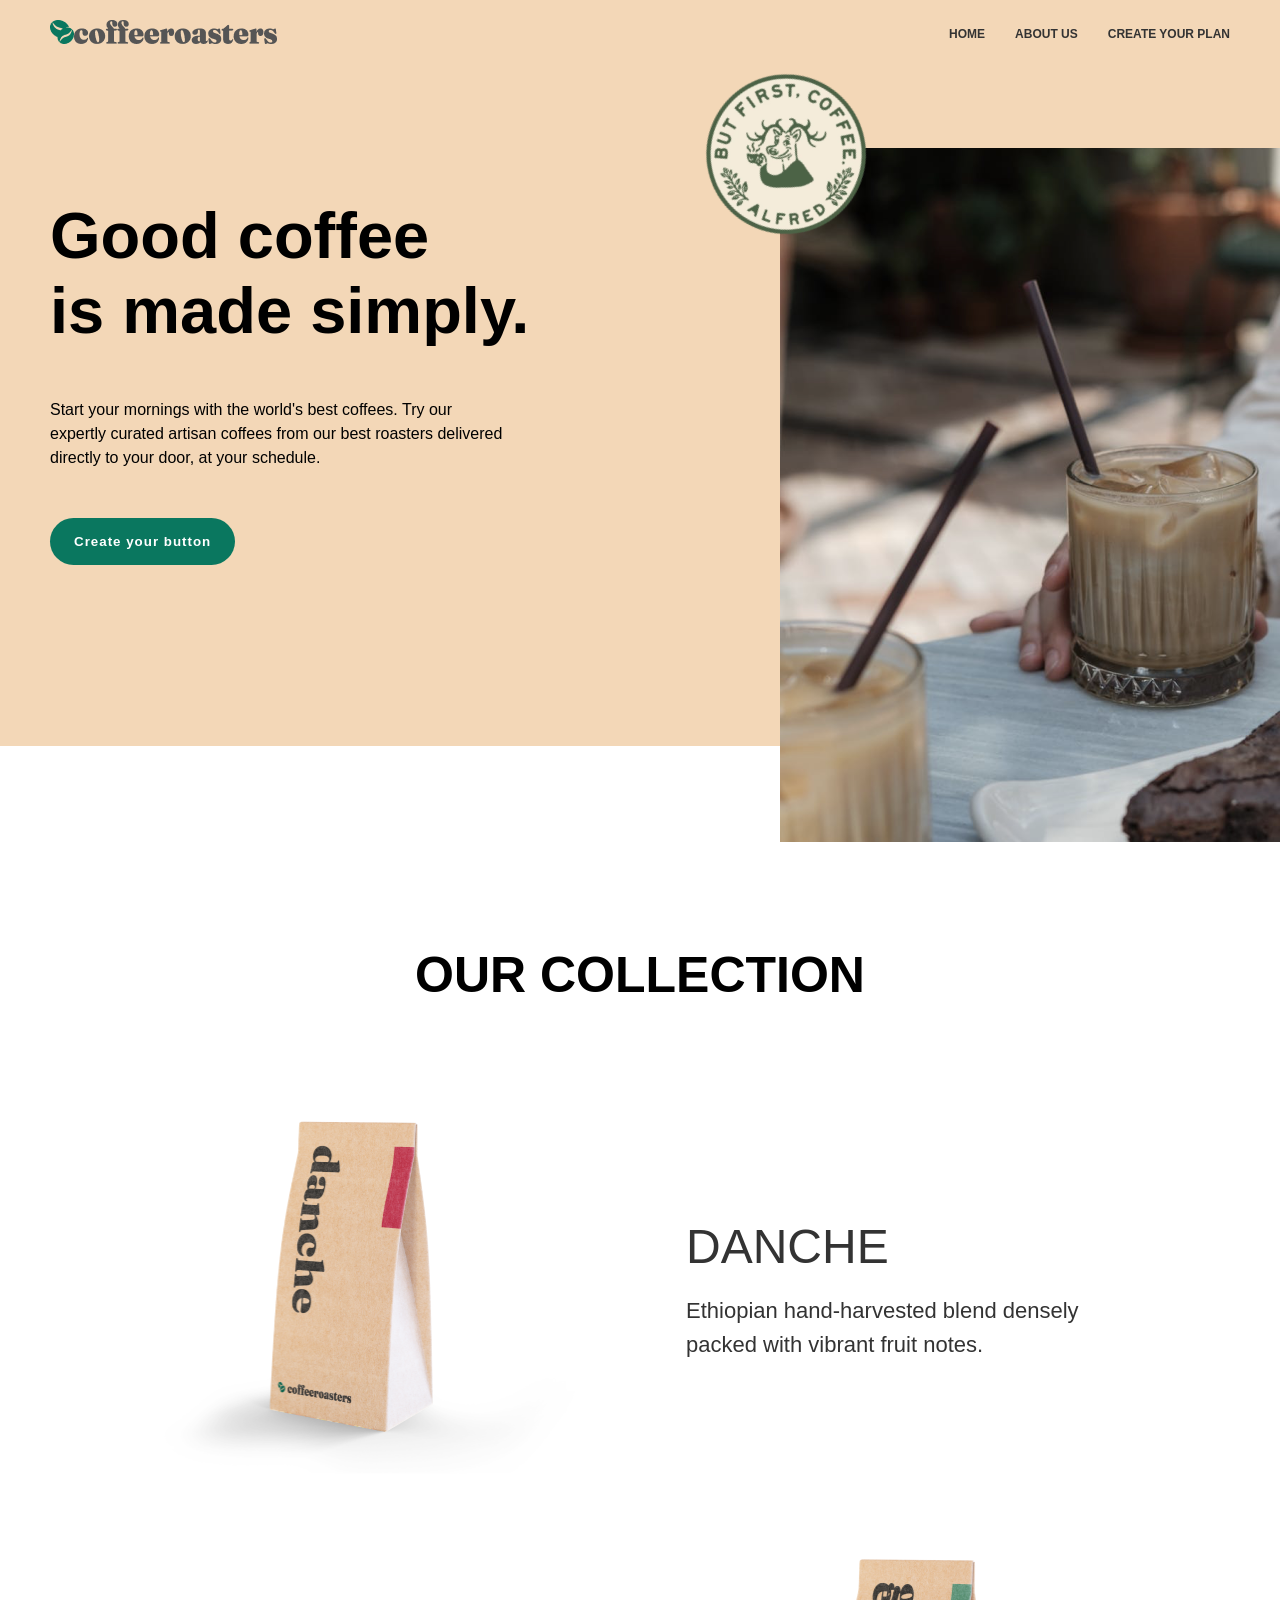
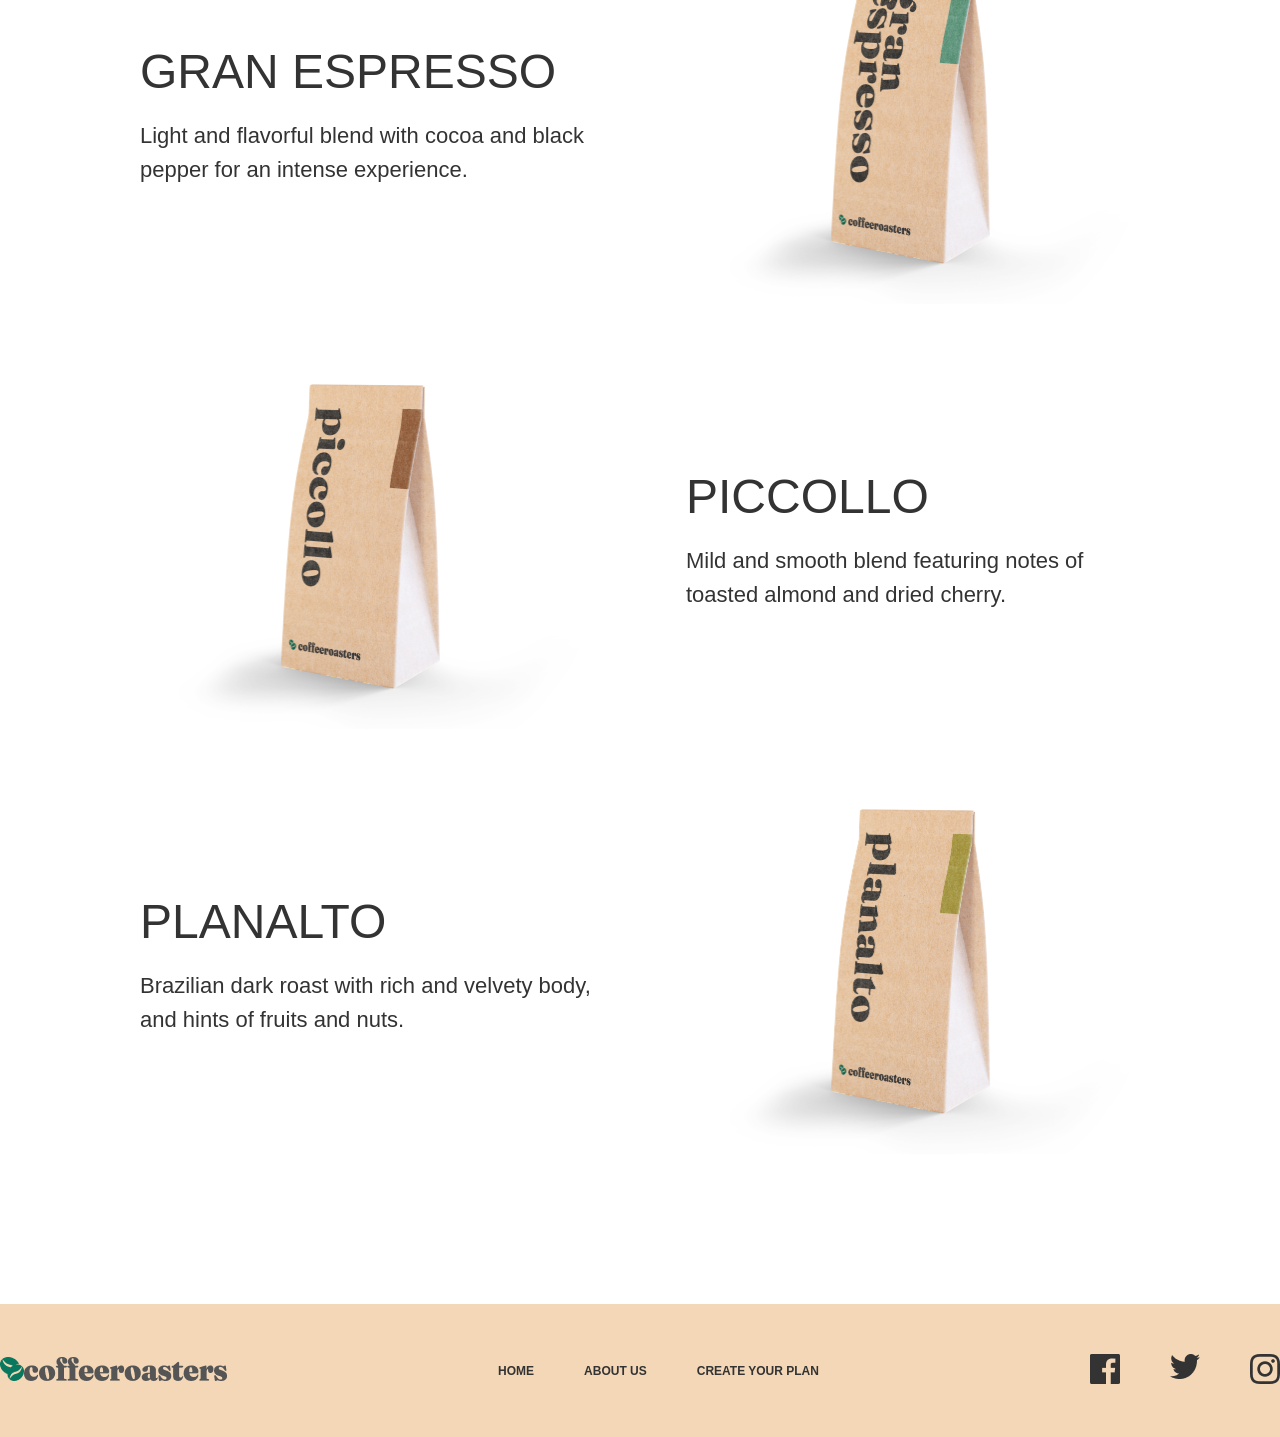
<file: apr21/index.html>
<!DOCTYPE html>
<html lang="en">

<head>
    <meta charset="UTF-8">
    <meta name="viewport" content="width=device-width, initial-scale=1.0">
    <title>Document</title>
    <link rel="stylesheet" href="home.css">
</head>

<body>
    <header>
        <div class="container">
            <nav>
                <a href="./home.html"><img src="./logo.png" alt="logo"></a>
                <div>
                    <ul>
                        <li><a href="./home.html">HOME</a></li>
                        <li><a href="./about.html">ABOUT US</a></li>
                        <li><a href="#">CREATE YOUR PLAN</a></li>
                    </ul>
                </div>
            </nav>
            <div class="intro">
                <div class="txt">
                    <h1>Good coffee <br>is made simply.</h1>
                    <p>Start your mornings with the world's best coffees.
                        Try our <br>expertly curated artisan coffees from our
                        best roasters delivered directly to your door,
                        at your schedule.</p>
                    <button>Create your button</button>
                </div>
                <div class="img">
                    <img src="./seal.png" alt="seal">
                    <img src="./img1.png" alt="image1">
                </div>
            </div>
        </div>
    </header>
    <main>
        <h1>OUR COLLECTION</h1>
        <ul>
            <li>
                <a href="#">
                    <img src="./drink1.png" alt="drink1">
                    <div class="t">
                        <h2>DANCHE</h2>
                        <p>Ethiopian hand-harvested blend
                            densely packed with vibrant fruit notes.</p>
                    </div>
                </a>
            </li>
            <li>
                <a href="#">
                    <div class="t">
                        <h2>GRAN ESPRESSO</h2>
                        <p>Light and flavorful blend with cocoa
                            and black pepper for an intense experience.</p>
                    </div>
                    <img src="./drink2.png" alt="drink2">
                </a>
            </li>
            <li>
                <a href="#">
                    <img src="./drink3.png" alt="drink3">
                    <div class="t">
                        <h2>PICCOLLO</h2>
                        <p>Mild and smooth blend featuring
                            notes of toasted almond and dried cherry.</p>
                    </div>
                </a>
            </li>
            <li>
                <a href="#">
                    <div class="t">
                        <h2>PLANALTO</h2>
                        <p>Brazilian dark roast with rich and velvety
                            body, and hints of fruits and nuts.</p>
                    </div>
                    <img src="./drink4.png" alt="drink4">
                </a>
            </li>
        </ul>
    </main>
    <footer>
        <div class="container">
            <div class="footer__section">
                <a href="./home.html"><img src="./logo.png" alt="logo"></a>
                <ul>
                    <li><a href="./home.html">HOME</a></li>
                    <li><a href="./about.html">ABOUT US</a></li>
                    <li><a href="#">CREATE YOUR PLAN</a></li>
                </ul>
                <ul>
                    <li><a href="#"><img src="./fb.png" alt="fb"></a></li>
                    <li><a href="#"><img src="./tw.png" alt="tw"></a></li>
                    <li><a href="#"><img src="./ig.png" alt="ig"></a></li>
                </ul>
            </div>
        </div>
    </footer>
</body>

</html>
</file>
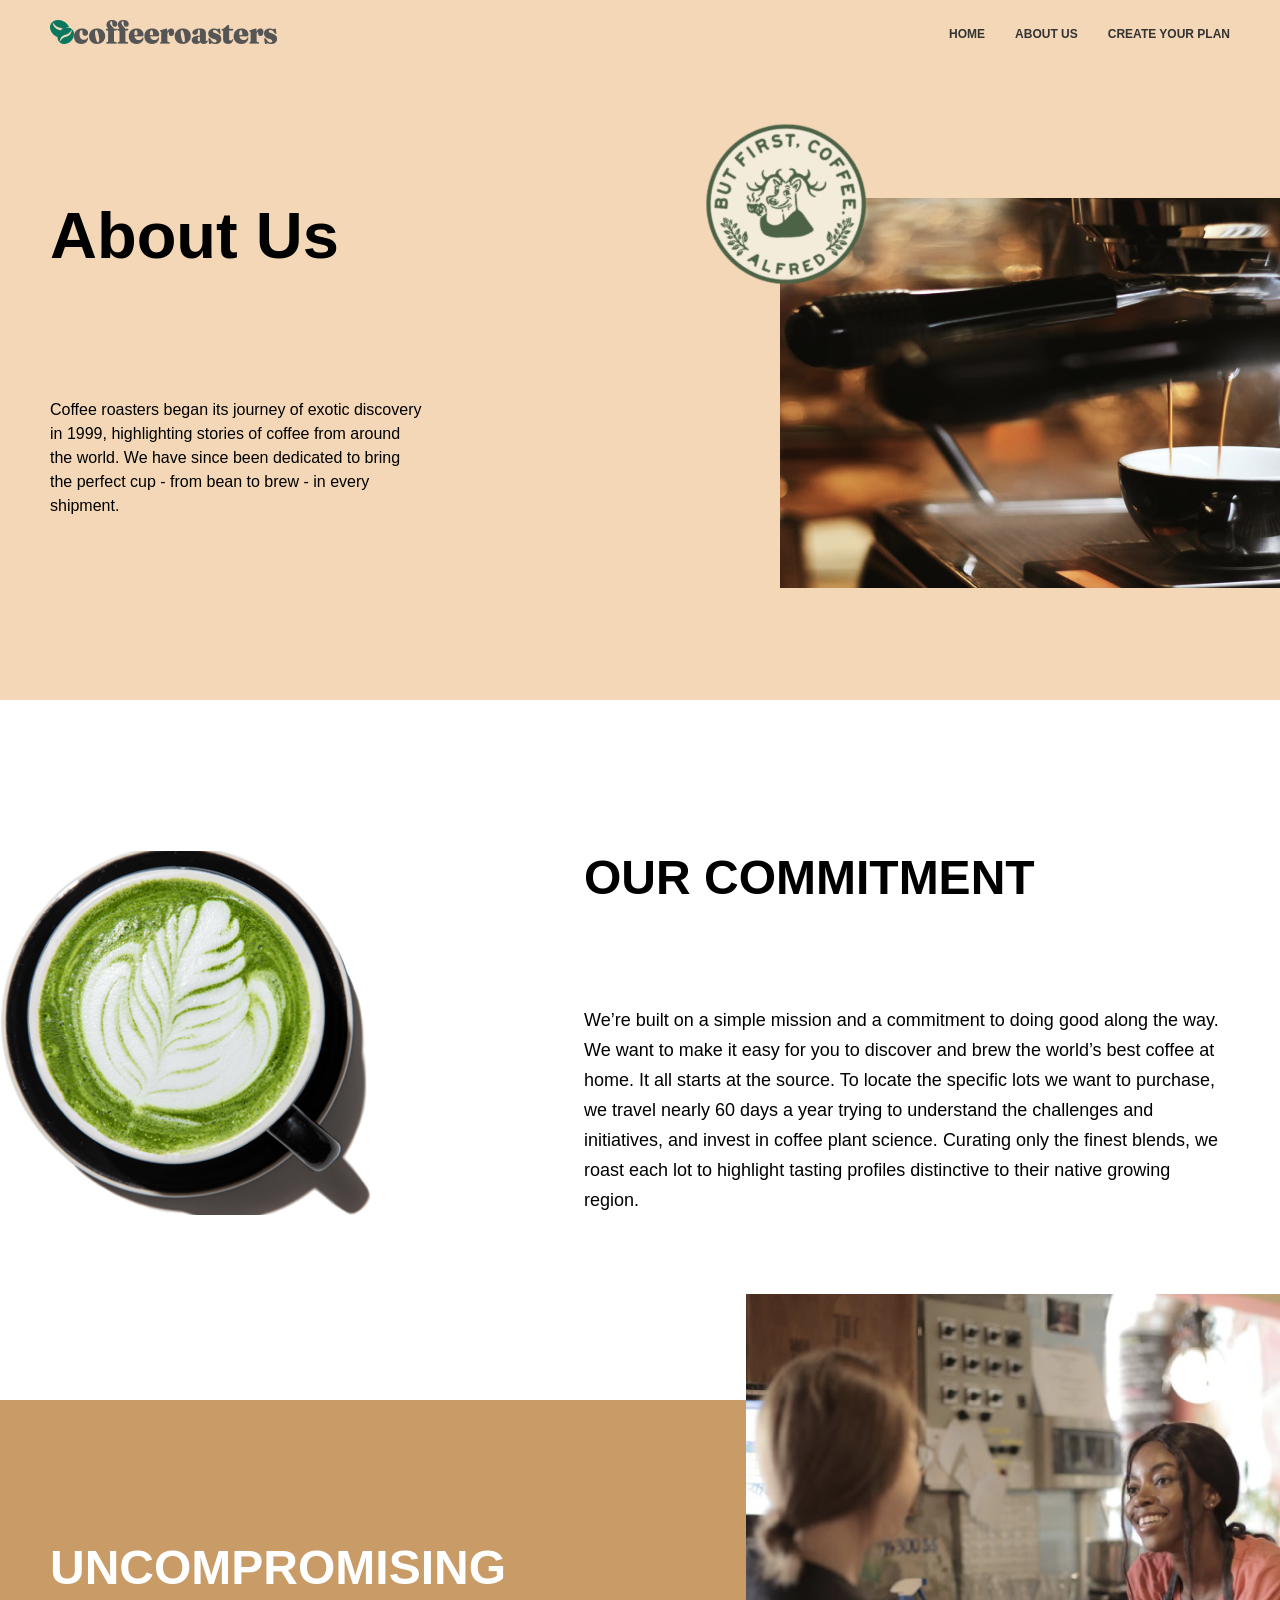
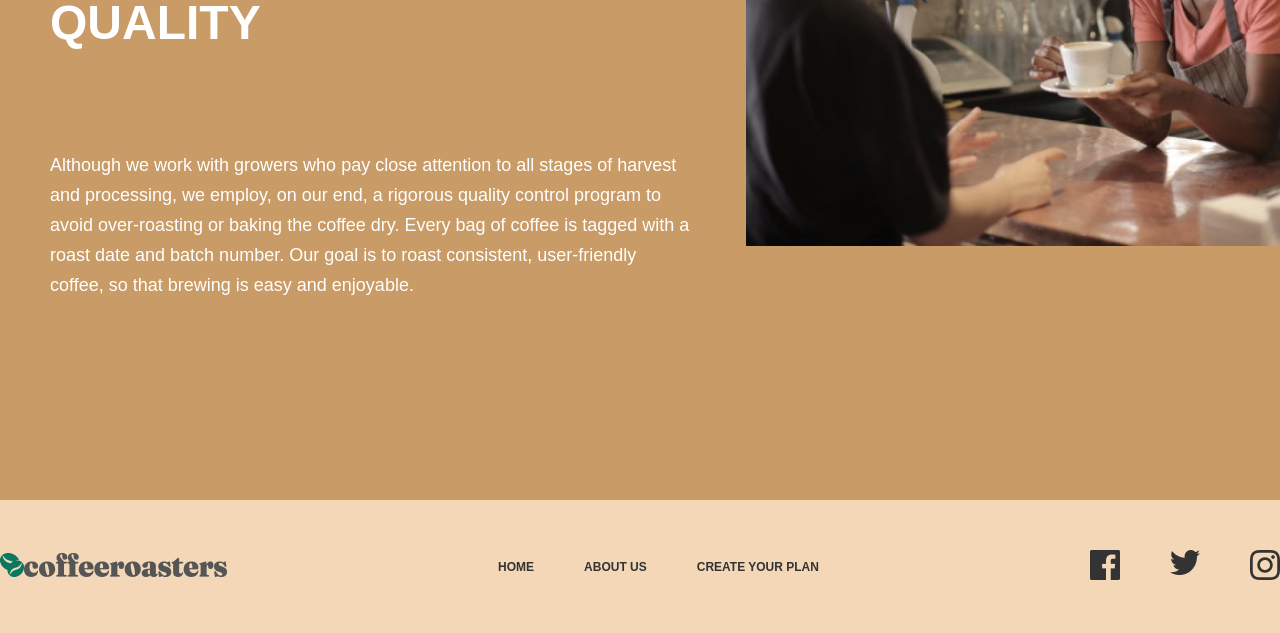
<file: apr21/about.html>
<!DOCTYPE html>
<html lang="en">

<head>
    <meta charset="UTF-8">
    <meta name="viewport" content="width=device-width, initial-scale=1.0">
    <title>Document</title>
    <link rel="stylesheet" href="about.css">
</head>

<body>
    <header>
        <div class="container">
            <nav>
                <a href="./index.html"><img src="./logo.png" alt="logo"></a>
                <div>
                    <ul>
                        <li><a href="./index.html">HOME</a></li>
                        <li><a href="./about.html">ABOUT US</a></li>
                        <li><a href="#">CREATE YOUR PLAN</a></li>
                    </ul>
                </div>
            </nav>
            <div class="intro">
                <div class="txt">
                    <h1>About Us</h1>
                    <p>Coffee roasters began its journey of exotic discovery
                        in 1999, highlighting stories of coffee from around<br>
                        the world. We have since been dedicated to bring<br> the
                        perfect cup - from bean to brew - in every<br> shipment.
                    </p>
                </div>
                <div class="img">
                    <img src="./seal.png" alt="seal">
                    <img src="./img2.png" alt="image2">
                </div>
            </div>
        </div>
    </header>
    <main>
        <section>
            <div class="container">
                <div class="commitment">
                    <img src="./img3.png" alt="image3">
                    <div class="txt">
                        <h2>OUR COMMITMENT</h2>
                        <p>We’re built on a simple mission and a commitment to doing
                            good along the way. <br>We want to make it easy for you to
                            discover and brew the world’s best coffee at <br>home. It all
                            starts at the source. To locate the specific lots we want
                            to purchase, <br>we travel nearly 60 days a year trying to
                            understand the challenges and <br>initiatives, and invest in
                            coffee plant science. Curating only the finest blends, we
                            <br>roast each lot to highlight tasting profiles distinctive
                            to their native growing <br>region.
                        </p>
                    </div>
                </div>
            </div>
        </section>
        <section class="quality__section">
            <div class="container">
                <div class="quality">
                    <div class="txt">
                        <h2>UNCOMPROMISING <br>QUALITY</h2>
                        <p>Although we work with growers who pay close attention to
                        all stages of harvest <br>and processing, we employ, on our end,
                        a rigorous quality control program to <br>avoid over-roasting or
                        baking the coffee dry. Every bag of coffee is tagged with a
                        <br>roast date and batch number. Our goal is to roast consistent,
                        user-friendly <br>coffee, so that brewing is easy and enjoyable.
                        </p>
                    </div>
                    <img src="./img4.png" alt="image4" class="friends">
                </div>
            </div>
        </section>
    </main>
    <footer>
        <div class="container">
            <div class="footer__section">
                <a href="./index.html"><img src="./logo.png" alt="logo"></a>
                <ul>
                    <li><a href="./index.html">HOME</a></li>
                    <li><a href="./about.html">ABOUT US</a></li>
                    <li><a href="#">CREATE YOUR PLAN</a></li>
                </ul>
                <ul>
                    <li><a href="#"><img src="./fb.png" alt="fb"></a></li>
                    <li><a href="#"><img src="./tw.png" alt="tw"></a></li>
                    <li><a href="#"><img src="./ig.png" alt="ig"></a></li>
                </ul>
            </div>
        </div>
    </footer>
</body>
</html>
</file>
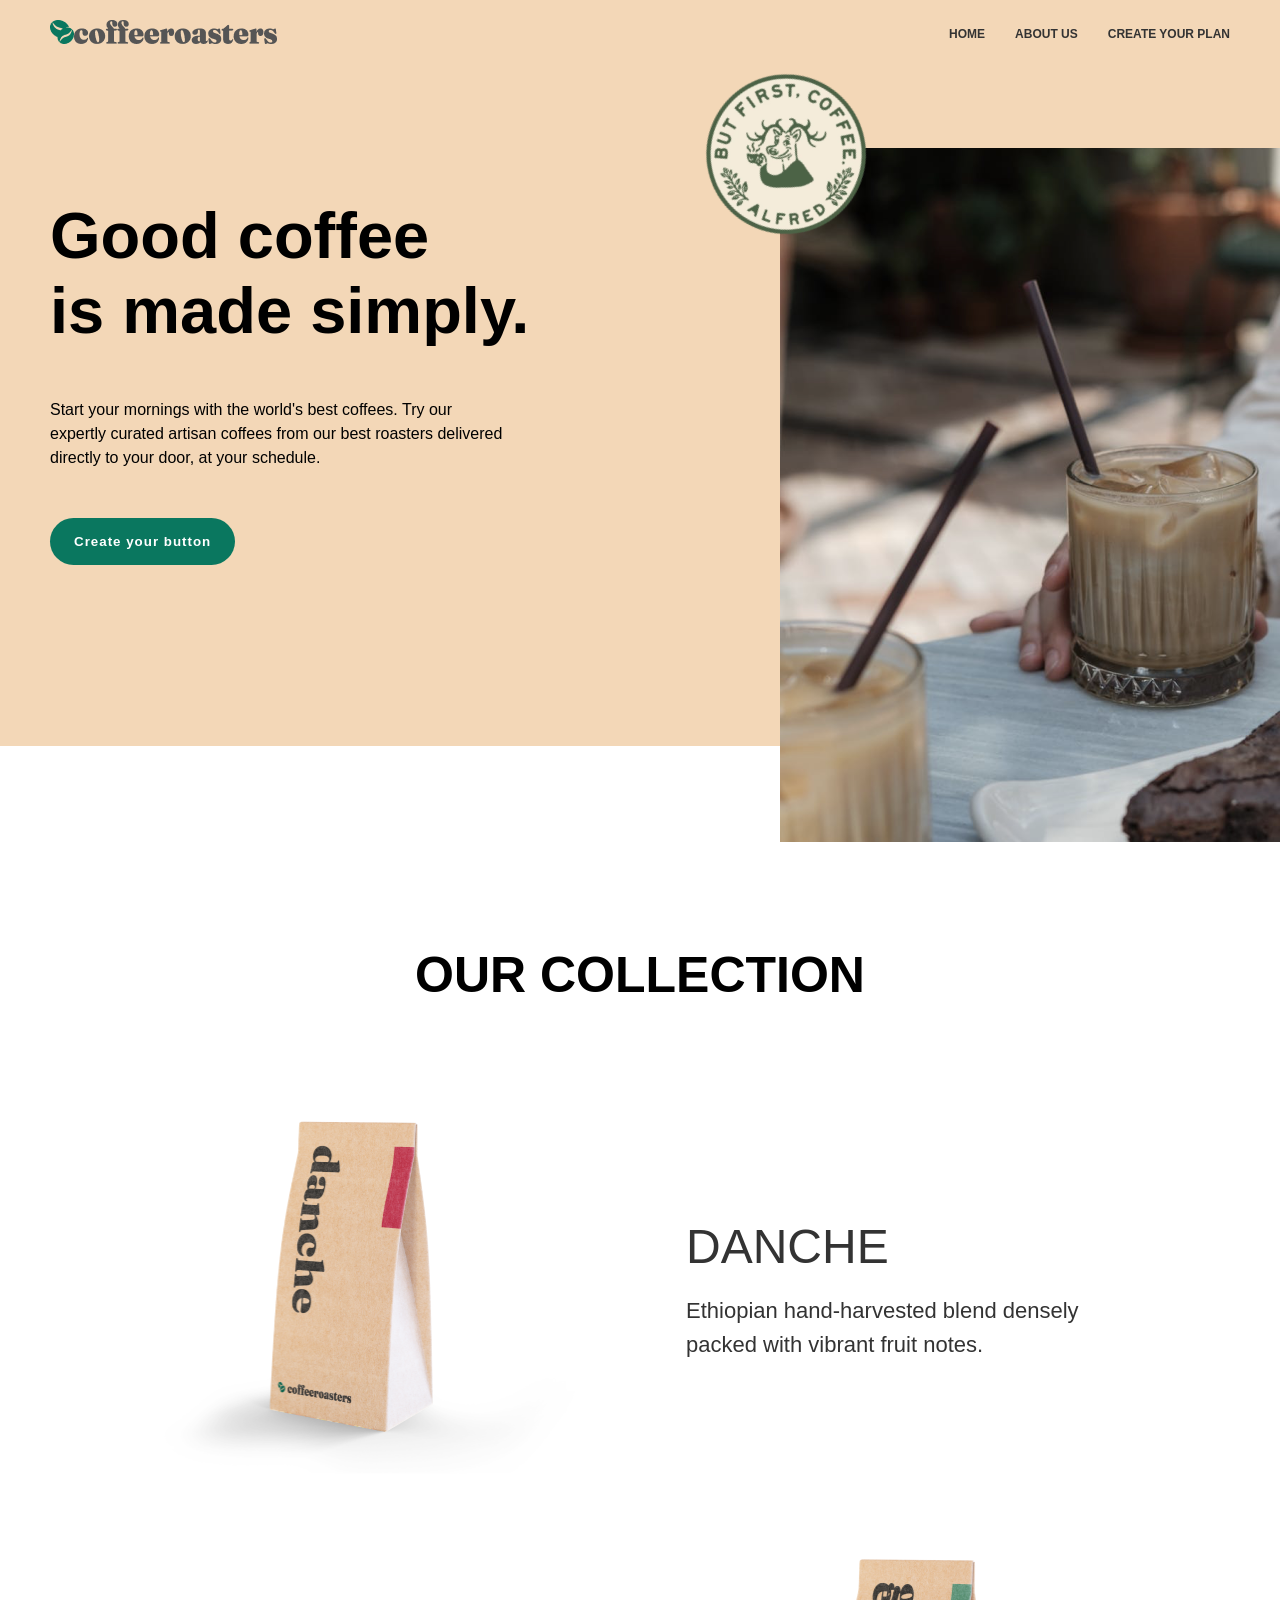
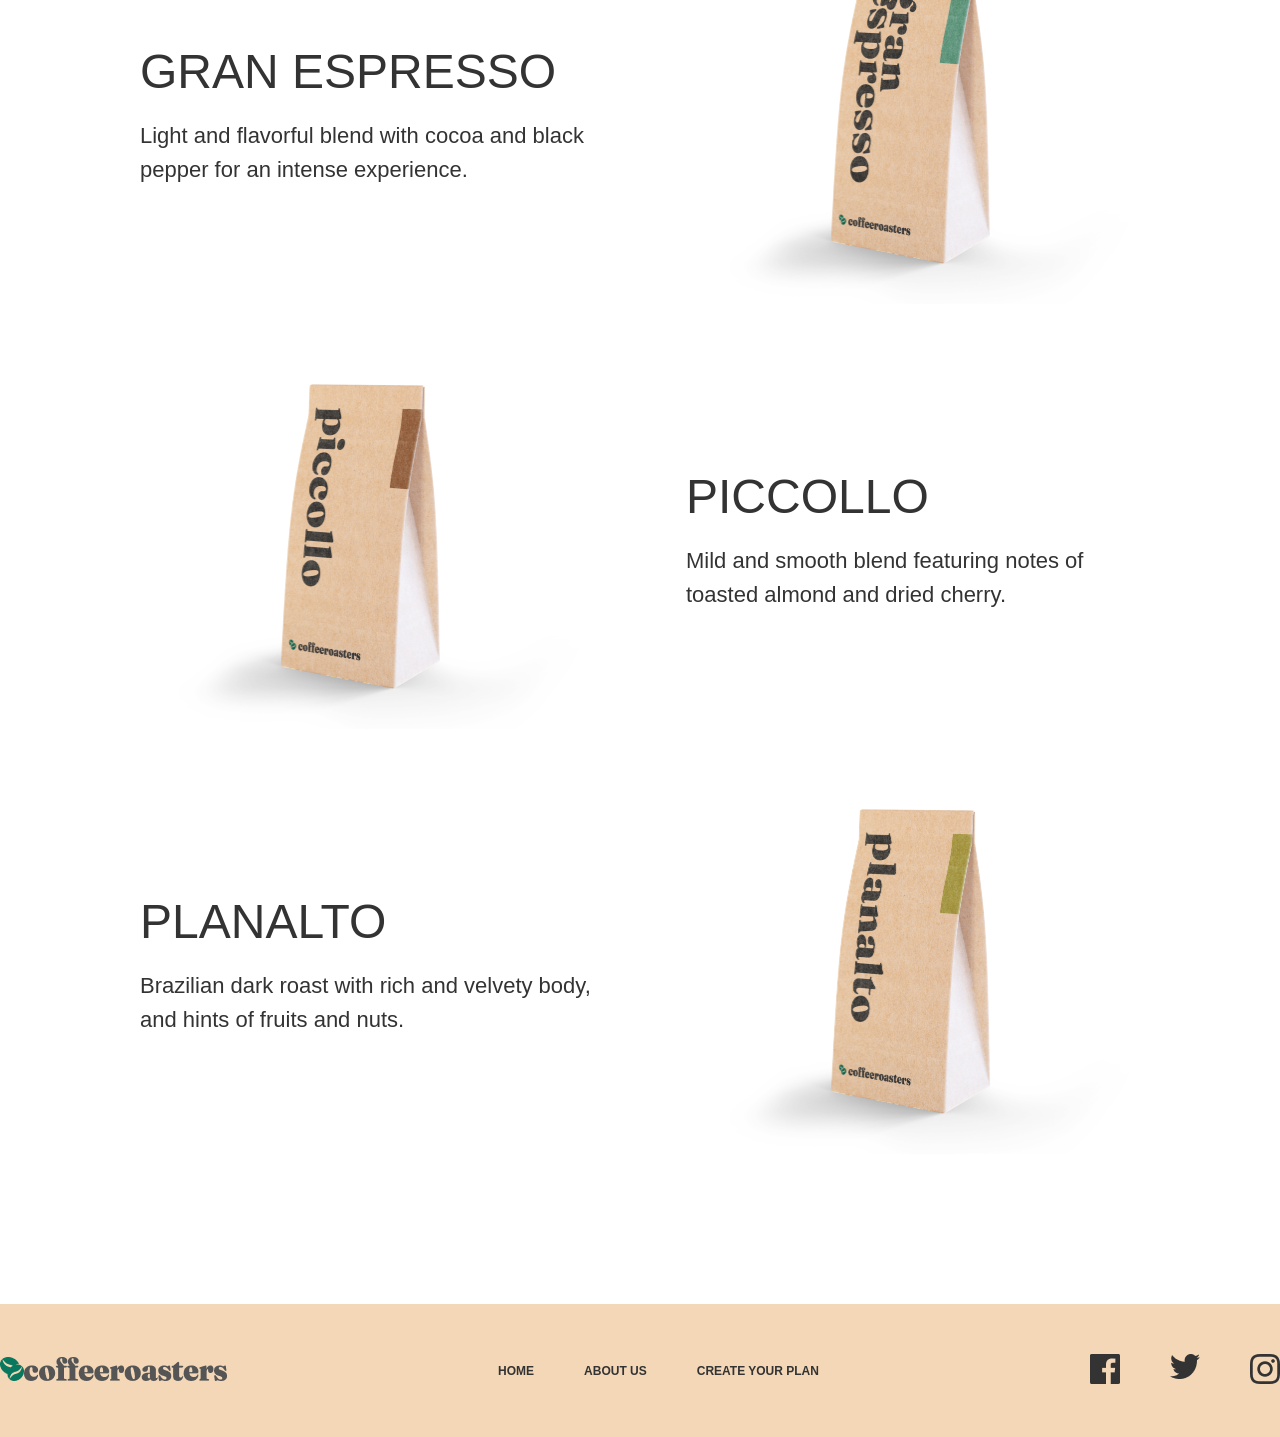
<file: apr21/home.html>
<!DOCTYPE html>
<html lang="en">

<head>
    <meta charset="UTF-8">
    <meta name="viewport" content="width=device-width, initial-scale=1.0">
    <title>Document</title>
    <link rel="stylesheet" href="home.css">
</head>

<body>
    <header>
        <div class="container">
            <nav>
                <a href="./home.html"><img src="./logo.png" alt="logo"></a>
                <div>
                    <ul>
                        <li><a href="./home.html">HOME</a></li>
                        <li><a href="./about.html">ABOUT US</a></li>
                        <li><a href="#">CREATE YOUR PLAN</a></li>
                    </ul>
                </div>
            </nav>
            <div class="intro">
                <div class="txt">
                    <h1>Good coffee <br>is made simply.</h1>
                    <p>Start your mornings with the world's best coffees.
                        Try our <br>expertly curated artisan coffees from our
                        best roasters delivered directly to your door,
                        at your schedule.</p>
                    <button>Create your button</button>
                </div>
                <div class="img">
                    <img src="./seal.png" alt="seal">
                    <img src="./img1.png" alt="image1">
                </div>
            </div>
        </div>
    </header>
    <main>
        <h1>OUR COLLECTION</h1>
        <ul>
            <li>
                <a href="#">
                    <img src="./drink1.png" alt="drink1">
                    <div class="t">
                        <h2>DANCHE</h2>
                        <p>Ethiopian hand-harvested blend
                            densely packed with vibrant fruit notes.</p>
                    </div>
                </a>
            </li>
            <li>
                <a href="#">
                    <div class="t">
                        <h2>GRAN ESPRESSO</h2>
                        <p>Light and flavorful blend with cocoa
                            and black pepper for an intense experience.</p>
                    </div>
                    <img src="./drink2.png" alt="drink2">
                </a>
            </li>
            <li>
                <a href="#">
                    <img src="./drink3.png" alt="drink3">
                    <div class="t">
                        <h2>PICCOLLO</h2>
                        <p>Mild and smooth blend featuring
                            notes of toasted almond and dried cherry.</p>
                    </div>
                </a>
            </li>
            <li>
                <a href="#">
                    <div class="t">
                        <h2>PLANALTO</h2>
                        <p>Brazilian dark roast with rich and velvety
                            body, and hints of fruits and nuts.</p>
                    </div>
                    <img src="./drink4.png" alt="drink4">
                </a>
            </li>
        </ul>
    </main>
    <footer>
        <div class="container">
            <div class="footer__section">
                <a href="./home.html"><img src="./logo.png" alt="logo"></a>
                <ul>
                    <li><a href="./home.html">HOME</a></li>
                    <li><a href="./about.html">ABOUT US</a></li>
                    <li><a href="#">CREATE YOUR PLAN</a></li>
                </ul>
                <ul>
                    <li><a href="#"><img src="./fb.png" alt="fb"></a></li>
                    <li><a href="#"><img src="./tw.png" alt="tw"></a></li>
                    <li><a href="#"><img src="./ig.png" alt="ig"></a></li>
                </ul>
            </div>
        </div>
    </footer>
</body>

</html>
</file>
<file: apr21/home.css>
*{
    margin: 0;
    padding: 0;
    box-sizing: border-box;
    font-family: Arial, Helvetica, sans-serif; 
    text-decoration: none;
    color: black;
    list-style: none;
}
.container{
    max-width: 1440px;
    margin: 0 auto;
}
header{
    background-color: rgba(243, 215, 183, 1);
}
nav{
    display: flex;
    justify-content: space-between;
    align-items: center;
    padding: 20px 50px 0px 50px;
}
nav ul{
    display: flex;
    gap: 30px;
    font-size: 12px;
    font-weight: 700;
}
nav a{
    color: rgb(51, 51, 51, 1);
}
.intro{
    display: flex;
}
.txt{
    padding: 50px;
    display: flex;
    flex-direction: column;
    align-items: start;
    margin-top: 100px;
    gap: 50px;
}
.txt h1{
    font-size: 65px;
    width: 480px;
    height: 150px;
    font-weight: 700;
}
.txt p{
    font-size: 16px;
    font-weight: 400;
    width: 465px;
    height: 70px;
    line-height: 24px;
}
.txt button{
    background-color: rgba(10, 119, 95, 1);
    border: none;
    border-radius: 100px;
    padding: 16px 24px 16px 24px;
    color: white;
    font-weight: 700;
    letter-spacing: 1px;
    cursor: pointer;
}
.txt button:hover{
    background-color: transparent;
    border: rgba(10, 119, 95, 1) solid 1px;
    color: rgba(10, 119, 95, 1);
}
.img{
    position: relative;
    top: 100px;
    left: 200px;
}
.img img:first-child{
    position: absolute;
    z-index: 1;
    transform: rotate(25deg);
    top: -100px;
    left: -100px;
    transition:0.4s;
}
.img img:first-child:hover{
    transform: rotate(380deg);
}
main{
    display: flex;
    flex-direction: column;
    justify-content: center;
    align-items: center;
    margin-top: 200px;
    gap: 100px;
}
main h1{
    font-size: 50px;
    font-weight: 700;
}
main h2{
    font-size: 48px;
    font-weight: 500;
    color: rgb(51, 51, 51, 1);
}
main p{
    color: rgb(51, 51, 51, 1);
    font-size: 22px;
    font-weight: 400;
    line-height: 34px;
    height: 70px;
    width: 454px;
    margin-top: 20px;
}
main ul{
    display: flex;
    flex-direction: column;
    gap: 50px;
}
main a{
    width: 1000px;
    display: flex;
    flex-direction: row;
    align-items: center;
    justify-content: space-between;
}
main img{
    width: 450px;
    height: 375px;
    transition:0.4s;
}
main img:hover{
    transform: scale(1.5);

}
footer{
    background-color: rgba(243, 215, 183, 1);
    /* height: 160px; */
    margin-top: 150px;
}
footer ul{
    display: flex;
    gap: 50px;
    font-size: 12px;
    font-weight: 700;
}
footer a{
    color: rgb(51, 51, 51, 1);
}

.footer__section{
    padding: 50px 0;
    display: flex;
    justify-content: space-between;
    align-items: center;
}
</file>
<file: apr21/about.css>
*{
    margin: 0;
    padding: 0;
    box-sizing: border-box;
    font-family: Arial, Helvetica, sans-serif; 
    text-decoration: none;
    color: black;
    list-style: none;
}
.container{
    max-width: 1440px;
    margin: 0 auto;
}
header{
    background-color: rgba(243, 215, 183, 1);
    height: 700px;
}
nav{
    display: flex;
    justify-content: space-between;
    align-items: center;
    padding: 20px 50px 0px 50px;
}
nav ul{
    display: flex;
    gap: 30px;
    font-size: 12px;
    font-weight: 700;
}
nav a{
    color: rgb(51, 51, 51, 1);
}
.intro{
    display: flex;
}
.txt{
    padding: 50px;
    display: flex;
    flex-direction: column;
    justify-content: space-between;
    align-items: start;
    margin-top: 100px;
    gap: 50px;
}
.txt h1{
    font-size: 65px;
    width: 480px;
    height: 150px;
    font-weight: 700;
    letter-spacing: 0px;
}
.txt p{
    font-size: 16px;
    font-weight: 400;
    width: 372px;
    height: 85px;
    line-height: 24px;
    letter-spacing: 0px;
}
.img{
    position: relative;
    top: 150px;
    left: 200px;
}
.img img:first-child{
    position: absolute;
    z-index: 1;
    transform: rotate(25deg);
    top: -100px;
    left: -100px;
    transition: 0.4s;
}
.img img:first-child:hover{
    transform: rotate(380deg);
}
.txt h2{
    font-size: 48px;
    font-weight: 700;
    letter-spacing: 0px;
    margin-bottom: 50px;
}
main .txt p{
    width: 646px;
    height: 210px;
    font-size: 18px;
    line-height: 30px;
}
main .txt{
    margin-top: 0px;
}
section{
    height: 700px;
}
.commitment{
    display: flex;
    flex-direction: row;
    align-items: center;
    justify-content: space-between;
    padding-top: 100px;
}
.quality__section{
    background-color: rgba(201, 155, 103, 1);
}
.quality__section h2{
    color: white;
}
.quality__section p{
    color: white;
}
.quality{
    display: flex;
    flex-direction: row;
    justify-content: space-between;
    align-items: center;
    position: relative;
    height: 700px;
}
.friends{
    width: 600px;
    transform: translateY(-180px);
}
footer{
    background-color: rgba(243, 215, 183, 1);
}
footer ul{
    display: flex;
    gap: 50px;
    font-size: 12px;
    font-weight: 700;
}
footer a{
    color: rgb(51, 51, 51, 1);
}
.footer__section{
    padding: 50px 0;
    display: flex;
    justify-content: space-between;
    align-items: center;
}
</file>
